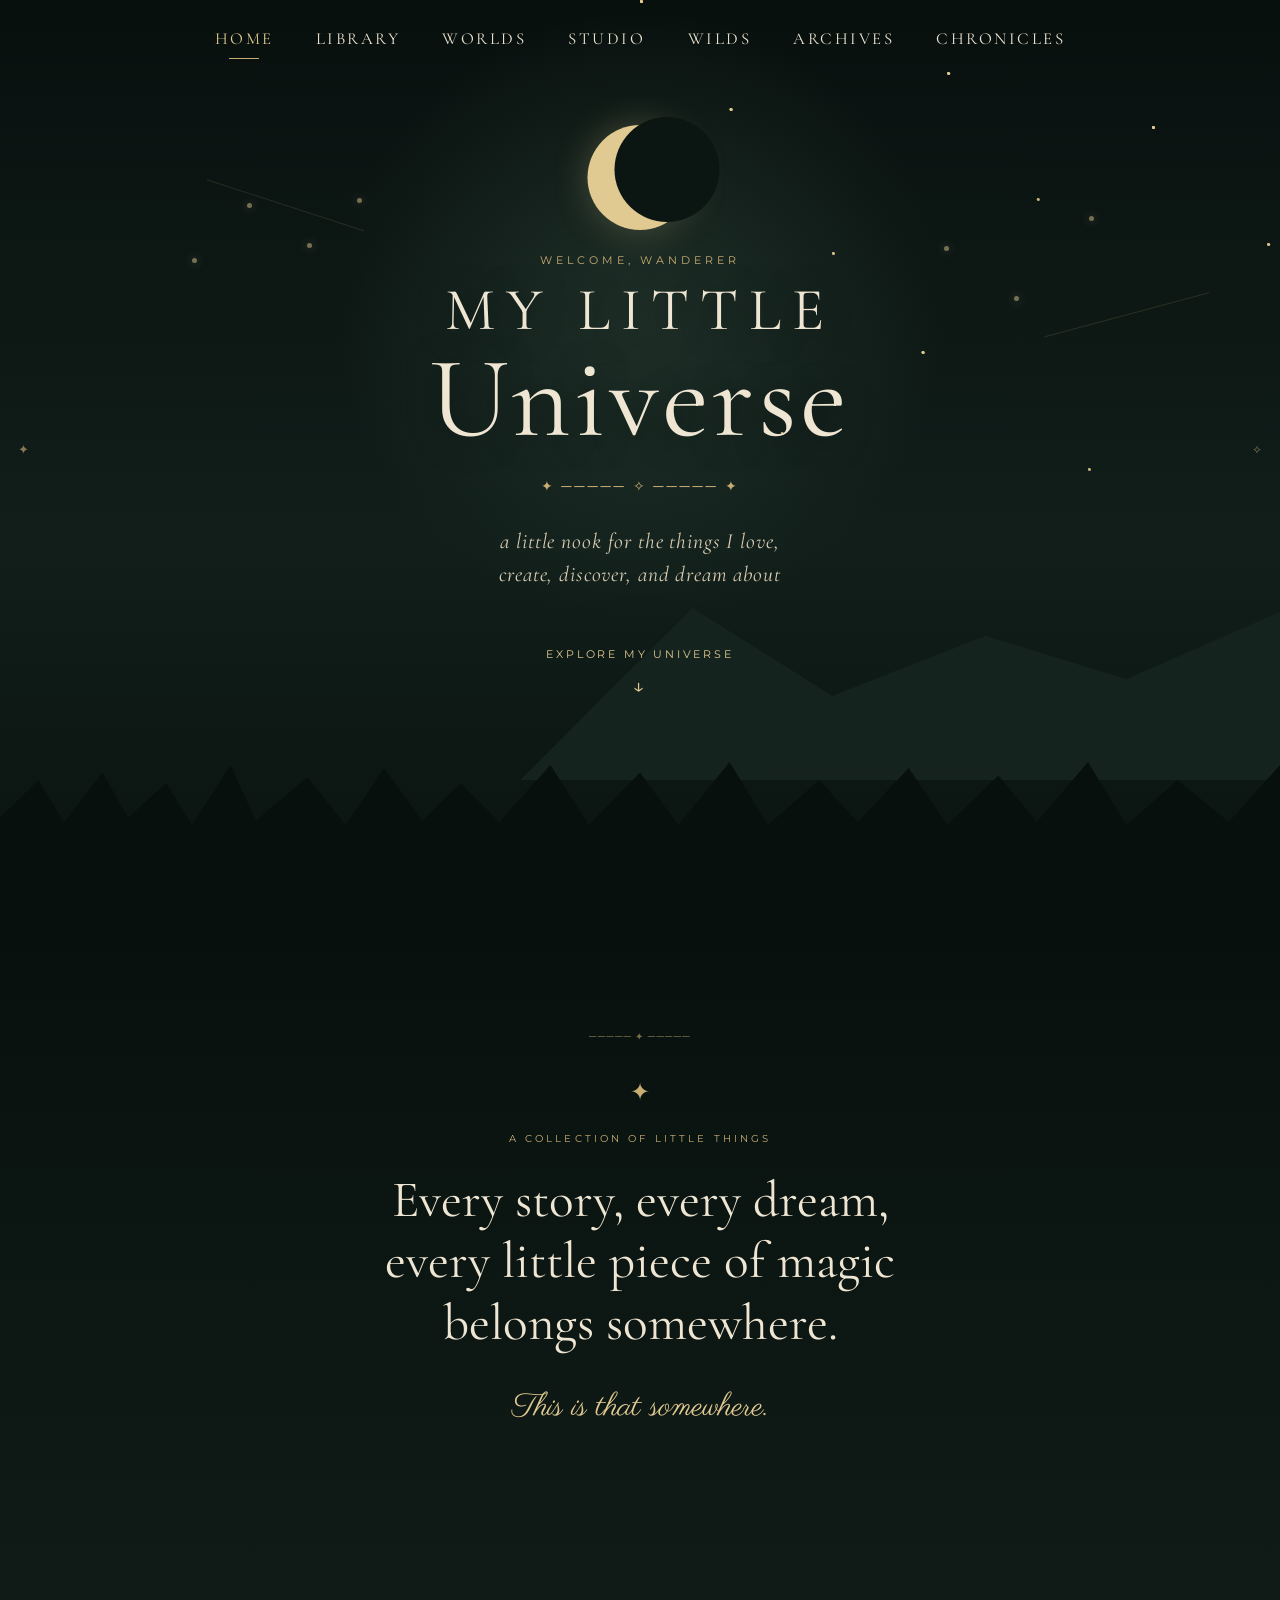
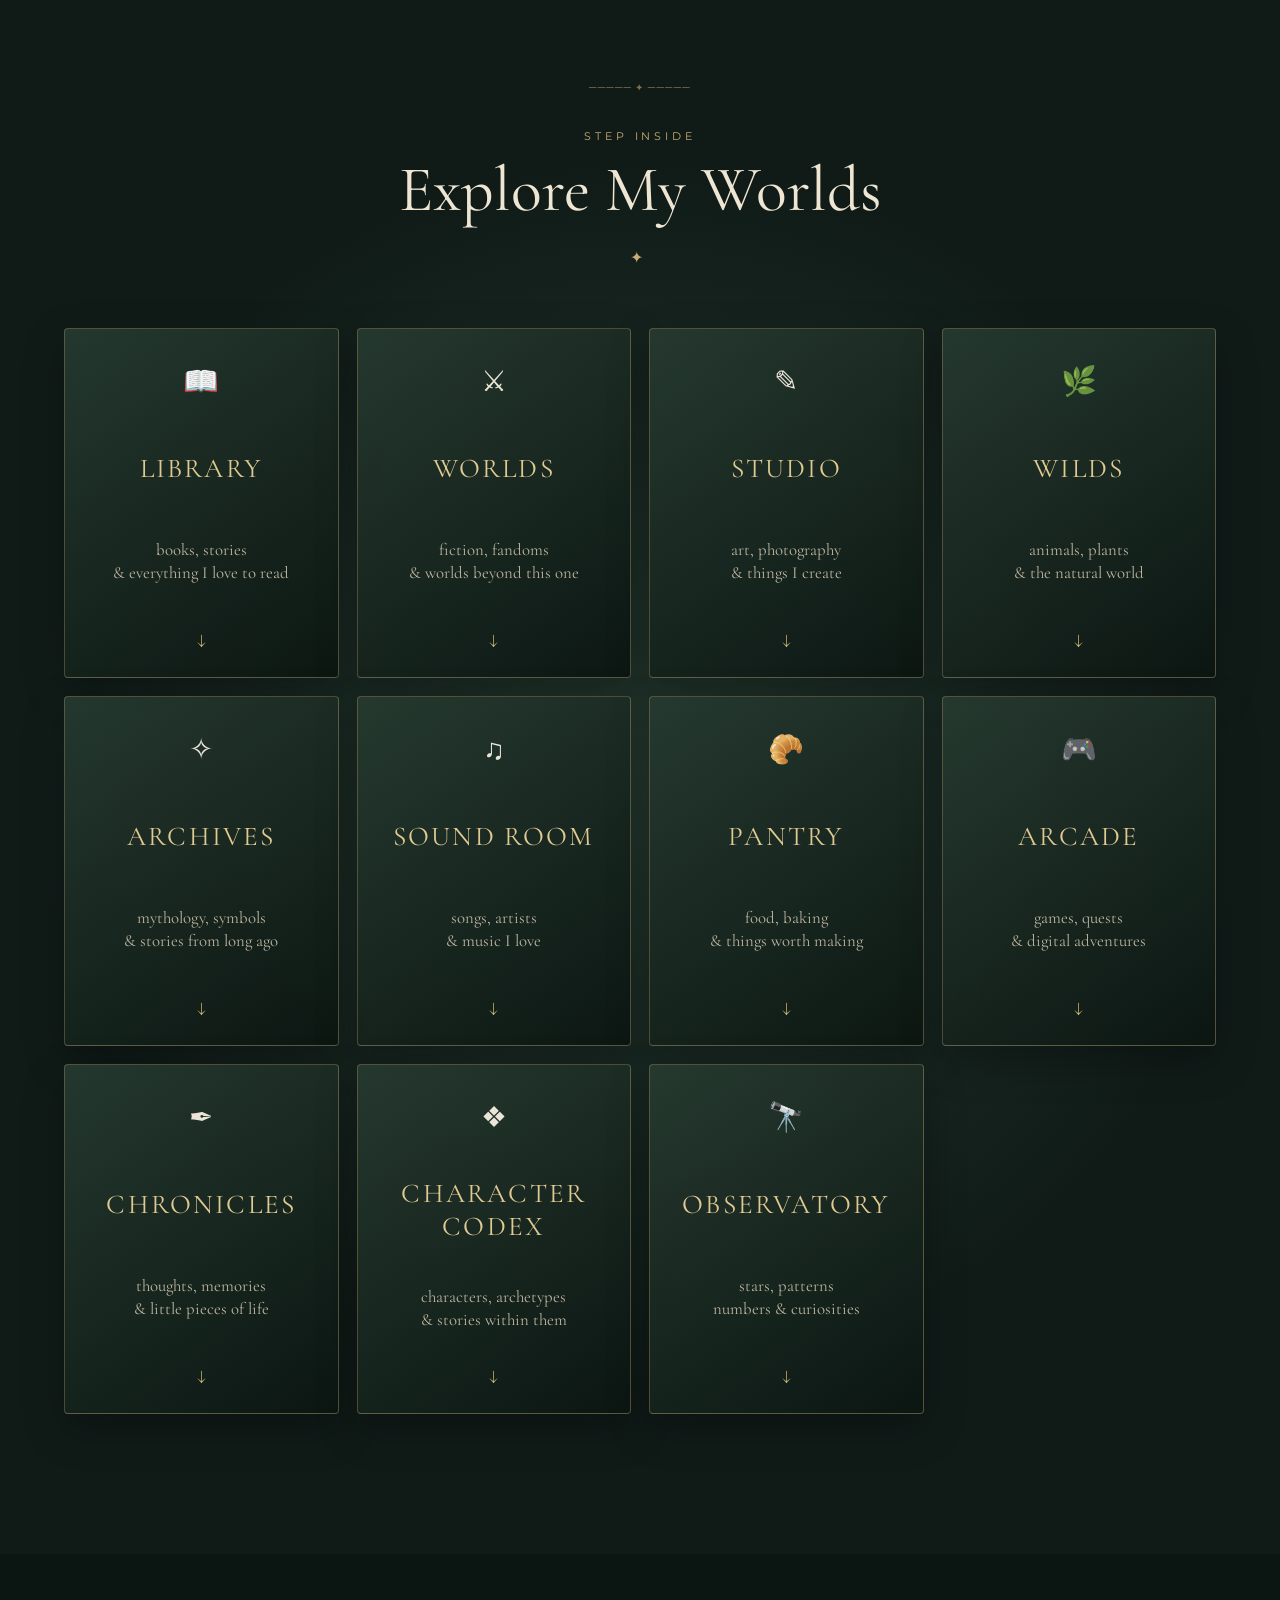
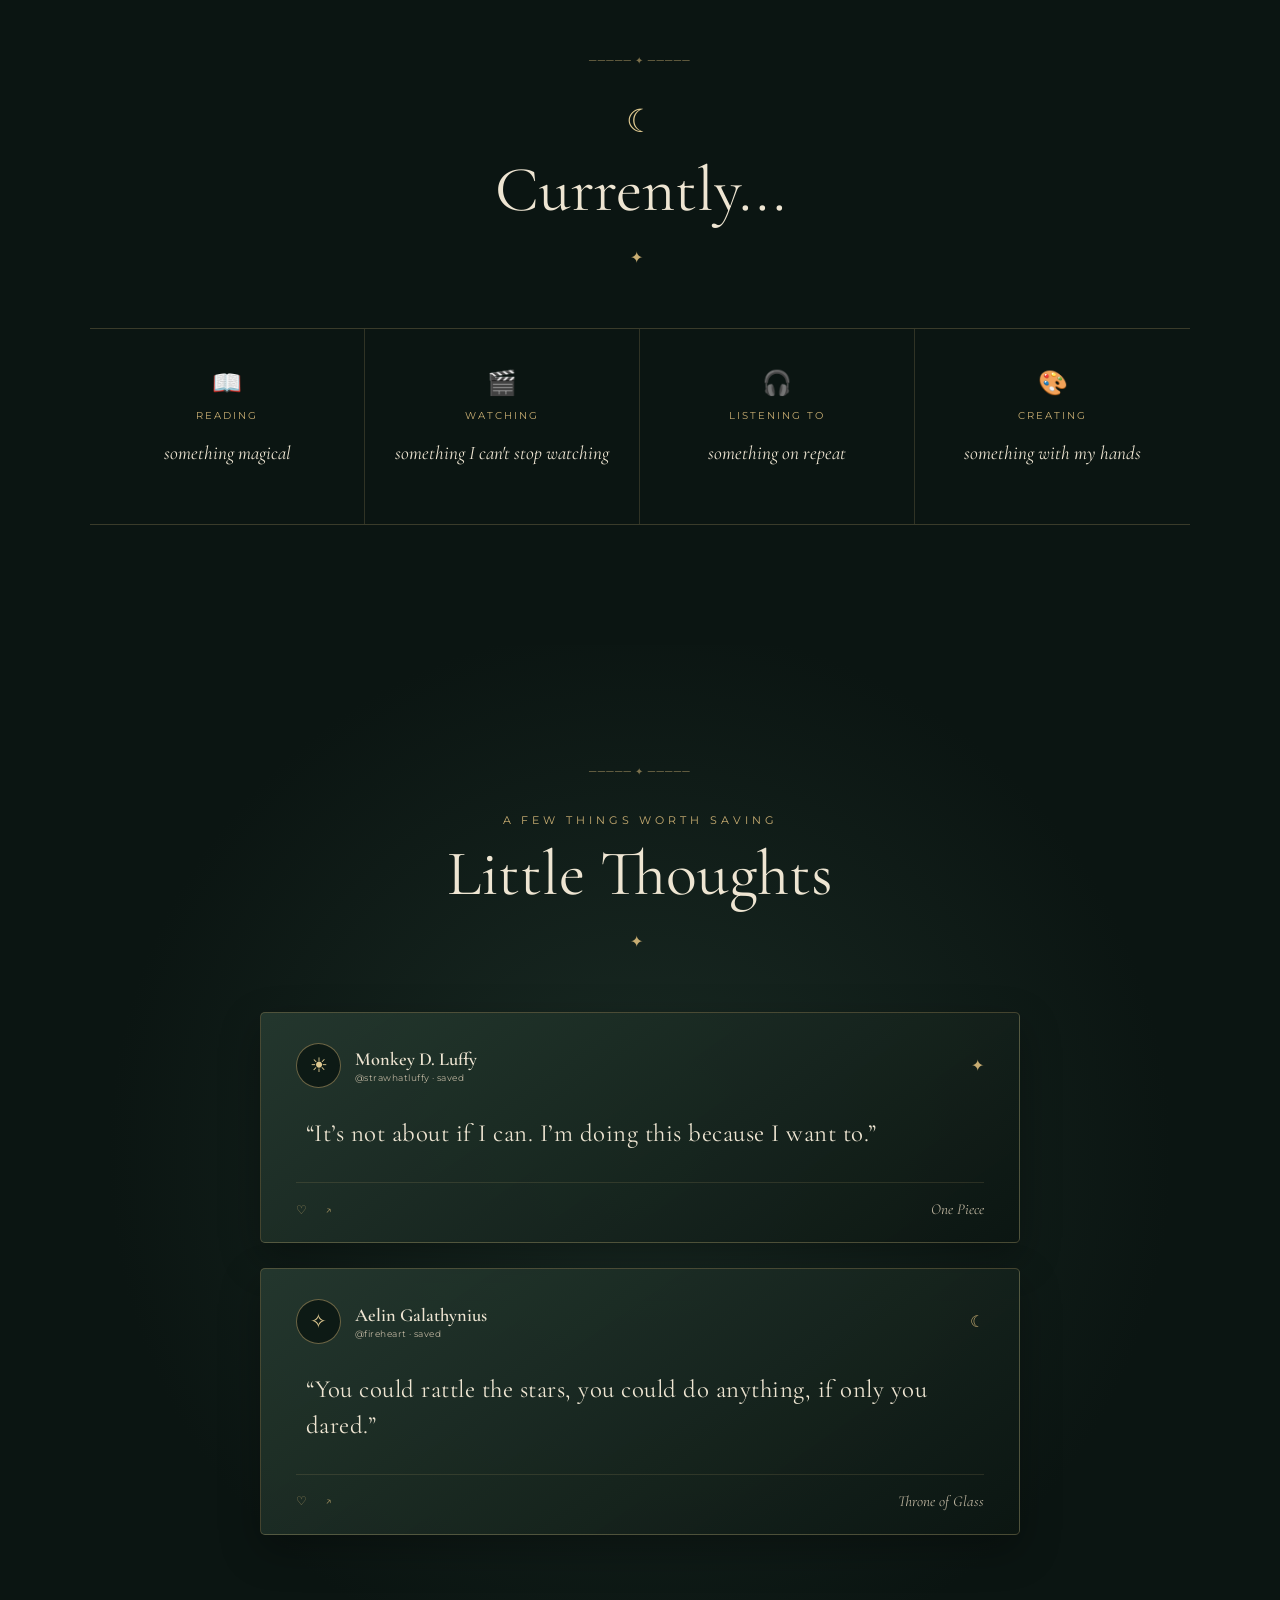
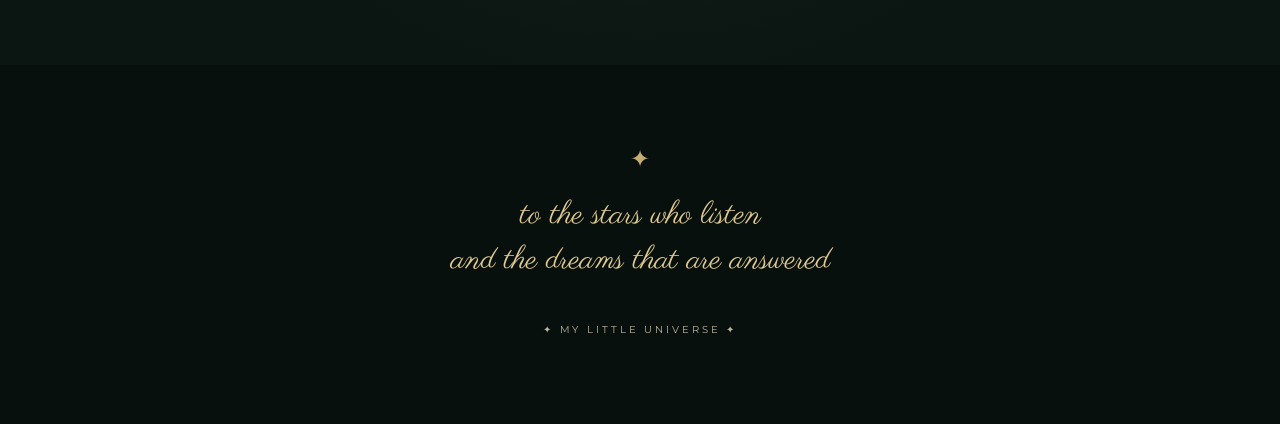
<file: index.html>
<!DOCTYPE html>
<html lang="en">
<head>
    <meta charset="UTF-8">
    <meta name="viewport" content="width=device-width, initial-scale=1.0">

    <title>My Little Universe</title>

    <link rel="stylesheet" href="style.css">

    <!-- Elegant serif fonts -->
    <link rel="preconnect" href="https://fonts.googleapis.com">
    <link rel="preconnect" href="https://fonts.gstatic.com" crossorigin>

    <link href="https://fonts.googleapis.com/css2?family=Cormorant+Garamond:wght@300;400;500;600;700&family=Montserrat:wght@300;400;500&family=Parisienne&display=swap" rel="stylesheet">
</head>

<body>

    <!-- =========================================
         NAVIGATION
         ========================================= -->

    <header class="site-header">

        <nav class="navigation">

            <a href="#home" class="nav-link active">Home</a>
            <a href="#library" class="nav-link">Library</a>
            <a href="#worlds" class="nav-link">Worlds</a>
            <a href="#studio" class="nav-link">Studio</a>
            <a href="#wilds" class="nav-link">Wilds</a>
            <a href="#archives" class="nav-link">Archives</a>
            <a href="#chronicles" class="nav-link">Chronicles</a>

        </nav>

    </header>


    <!-- =========================================
         HERO / ENTRANCE
         ========================================= -->

    <main>

        <section id="home" class="hero">

            <!-- Celestial decoration -->

            <div class="stars stars-one"></div>
            <div class="stars stars-two"></div>
            <div class="stars stars-three"></div>

            <div class="constellation constellation-one">

                <span></span>
                <span></span>
                <span></span>
                <span></span>

            </div>

            <div class="constellation constellation-two">

                <span></span>
                <span></span>
                <span></span>

            </div>


            <!-- Crescent Moon -->

            <div class="moon"></div>


            <!-- Main Title -->

            <div class="hero-content">

                <p class="eyebrow">WELCOME, WANDERER</p>

                <h1>
                    <span>My Little</span>
                    Universe
                </h1>

                <div class="ornament">
                    ✦ ───── ✧ ───── ✦
                </div>

                <p class="hero-subtitle">
                    a little nook for the things I love,<br>
                    create, discover, and dream about
                </p>

                <a href="#explore" class="explore-link">
                    Explore my universe
                    <span>↓</span>
                </a>

            </div>


            <!-- Mountains -->

            <div class="mountains"></div>

            <!-- Forest -->

            <div class="forest"></div>

        </section>


        <!-- =========================================
             INTRODUCTION
             ========================================= -->

        <section class="introduction">

            <div class="section-ornament">✦</div>

            <p class="intro-small">
                A COLLECTION OF LITTLE THINGS
            </p>

            <h2>
                Every story, every dream,<br>
                every little piece of magic<br>
                belongs somewhere.
            </h2>

            <p class="intro-script">
                This is that somewhere.
            </p>

        </section>


        <!-- =========================================
             WORLDS / MAIN SPACES
             ========================================= -->

        <section id="explore" class="worlds-section">

            <div class="section-heading">

                <p class="eyebrow">STEP INSIDE</p>

                <h2>Explore My Worlds</h2>

                <div class="heading-line">✦</div>

            </div>


            <div class="world-grid">


                <!-- =================================
                     LIBRARY
                     ================================= -->

                <a href="library/library.html" class="world-card">

                    <div class="card-icon">📖</div>

                    <h3>Library</h3>

                    <p>
                        books, stories<br>
                        & everything I love to read
                    </p>

                    <span class="card-arrow">↓</span>

                </a>


                <!-- =================================
                     WORLDS
                     ================================= -->

                <a href="#worlds" class="world-card">

                    <div class="card-icon">⚔</div>

                    <h3>Worlds</h3>

                    <p>
                        fiction, fandoms<br>
                        & worlds beyond this one
                    </p>

                    <span class="card-arrow">↓</span>

                </a>


                <!-- =================================
                     STUDIO
                     ================================= -->

                <a href="#studio" class="world-card">

                    <div class="card-icon">✎</div>

                    <h3>Studio</h3>

                    <p>
                        art, photography<br>
                        & things I create
                    </p>

                    <span class="card-arrow">↓</span>

                </a>


                <!-- =================================
                     WILDS
                     ================================= -->

                <a href="#wilds" class="world-card">

                    <div class="card-icon">🌿</div>

                    <h3>Wilds</h3>

                    <p>
                        animals, plants<br>
                        & the natural world
                    </p>

                    <span class="card-arrow">↓</span>

                </a>


                <!-- =================================
                     ARCHIVES
                     ================================= -->

                <a href="#archives" class="world-card">

                    <div class="card-icon">✧</div>

                    <h3>Archives</h3>

                    <p>
                        mythology, symbols<br>
                        & stories from long ago
                    </p>

                    <span class="card-arrow">↓</span>

                </a>


                <!-- =================================
                     SOUND ROOM
                     ================================= -->

                <a href="#sound-room" class="world-card">

                    <div class="card-icon">♫</div>

                    <h3>Sound Room</h3>

                    <p>
                        songs, artists<br>
                        & music I love
                    </p>

                    <span class="card-arrow">↓</span>

                </a>


                <!-- =================================
                     PANTRY
                     ================================= -->

                <a href="#pantry" class="world-card">

                    <div class="card-icon">🥐</div>

                    <h3>Pantry</h3>

                    <p>
                        food, baking<br>
                        & things worth making
                    </p>

                    <span class="card-arrow">↓</span>

                </a>


                <!-- =================================
                     ARCADE
                     ================================= -->

                <a href="#arcade" class="world-card">

                    <div class="card-icon">🎮</div>

                    <h3>Arcade</h3>

                    <p>
                        games, quests<br>
                        & digital adventures
                    </p>

                    <span class="card-arrow">↓</span>

                </a>


                <!-- =================================
                     CHRONICLES
                     ================================= -->

                <a href="#chronicles" class="world-card">

                    <div class="card-icon">✒</div>

                    <h3>Chronicles</h3>

                    <p>
                        thoughts, memories<br>
                        & little pieces of life
                    </p>

                    <span class="card-arrow">↓</span>

                </a>


                <!-- =================================
                     CHARACTER CODEX
                     ================================= -->

                <a href="#character-codex" class="world-card">

                    <div class="card-icon">❖</div>

                    <h3>Character Codex</h3>

                    <p>
                        characters, archetypes<br>
                        & stories within them
                    </p>

                    <span class="card-arrow">↓</span>

                </a>


                <!-- =================================
                     OBSERVATORY
                     ================================= -->

                <a href="#observatory" class="world-card">

                    <div class="card-icon">🔭</div>

                    <h3>Observatory</h3>

                    <p>
                        stars, patterns<br>
                        numbers & curiosities
                    </p>

                    <span class="card-arrow">↓</span>

                </a>


            </div>

        </section>


        <!-- =========================================
             CURRENTLY
             ========================================= -->

        <section class="currently-section">

            <div class="section-heading">

                <div class="tiny-moon">☾</div>

                <h2>Currently...</h2>

                <div class="heading-line">✦</div>

            </div>


            <div class="currently-grid">


                <div class="currently-card">

                    <span class="currently-icon">📖</span>

                    <p class="currently-label">
                        Reading
                    </p>

                    <p class="currently-content">
                        something magical
                    </p>

                </div>


                <div class="currently-card">

                    <span class="currently-icon">🎬</span>

                    <p class="currently-label">
                        Watching
                    </p>

                    <p class="currently-content">
                        something I can't stop watching
                    </p>

                </div>


                <div class="currently-card">

                    <span class="currently-icon">🎧</span>

                    <p class="currently-label">
                        Listening To
                    </p>

                    <p class="currently-content">
                        something on repeat
                    </p>

                </div>


                <div class="currently-card">

                    <span class="currently-icon">🎨</span>

                    <p class="currently-label">
                        Creating
                    </p>

                    <p class="currently-content">
                        something with my hands
                    </p>

                </div>


            </div>

        </section>


        <!-- =========================================
             LITTLE THOUGHTS / TWEETS
             ========================================= -->

        <section class="thoughts-section">

            <div class="section-heading">

                <p class="eyebrow">
                    A FEW THINGS WORTH SAVING
                </p>

                <h2>Little Thoughts</h2>

                <div class="heading-line">✦</div>

            </div>


            <div class="thoughts-feed">


                <!-- LUFFY -->

                <article class="tweet-card">

                    <div class="tweet-header">

                        <div class="tweet-avatar">
                            ☀
                        </div>

                        <div class="tweet-user">

                            <strong>
                                Monkey D. Luffy
                            </strong>

                            <span>
                                @strawhatluffy · saved
                            </span>

                        </div>

                        <div class="tweet-mark">
                            ✦
                        </div>

                    </div>


                    <p class="tweet-text">
                        “It’s not about if I can.
                        I’m doing this because I want to.”
                    </p>


                    <div class="tweet-footer">

                        <span>♡</span>
                        <span>↗</span>

                        <em>
                            One Piece
                        </em>

                    </div>

                </article>


                <!-- AELIN -->

                <article class="tweet-card">

                    <div class="tweet-header">

                        <div class="tweet-avatar">
                            ✧
                        </div>

                        <div class="tweet-user">

                            <strong>
                                Aelin Galathynius
                            </strong>

                            <span>
                                @fireheart · saved
                            </span>

                        </div>

                        <div class="tweet-mark">
                            ☾
                        </div>

                    </div>


                    <p class="tweet-text">
                        “You could rattle the stars,
                        you could do anything,
                        if only you dared.”
                    </p>


                    <div class="tweet-footer">

                        <span>♡</span>
                        <span>↗</span>

                        <em>
                            Throne of Glass
                        </em>

                    </div>

                </article>


            </div>

        </section>


        <!-- =========================================
             FOOTER
             ========================================= -->

        <footer class="site-footer">

            <div class="footer-ornament">
                ✦
            </div>

            <p class="footer-script">
                to the stars who listen<br>
                and the dreams that are answered
            </p>

            <p class="footer-small">
                ✦ my little universe ✦
            </p>

        </footer>


    </main>

</body>
</html>
</file>
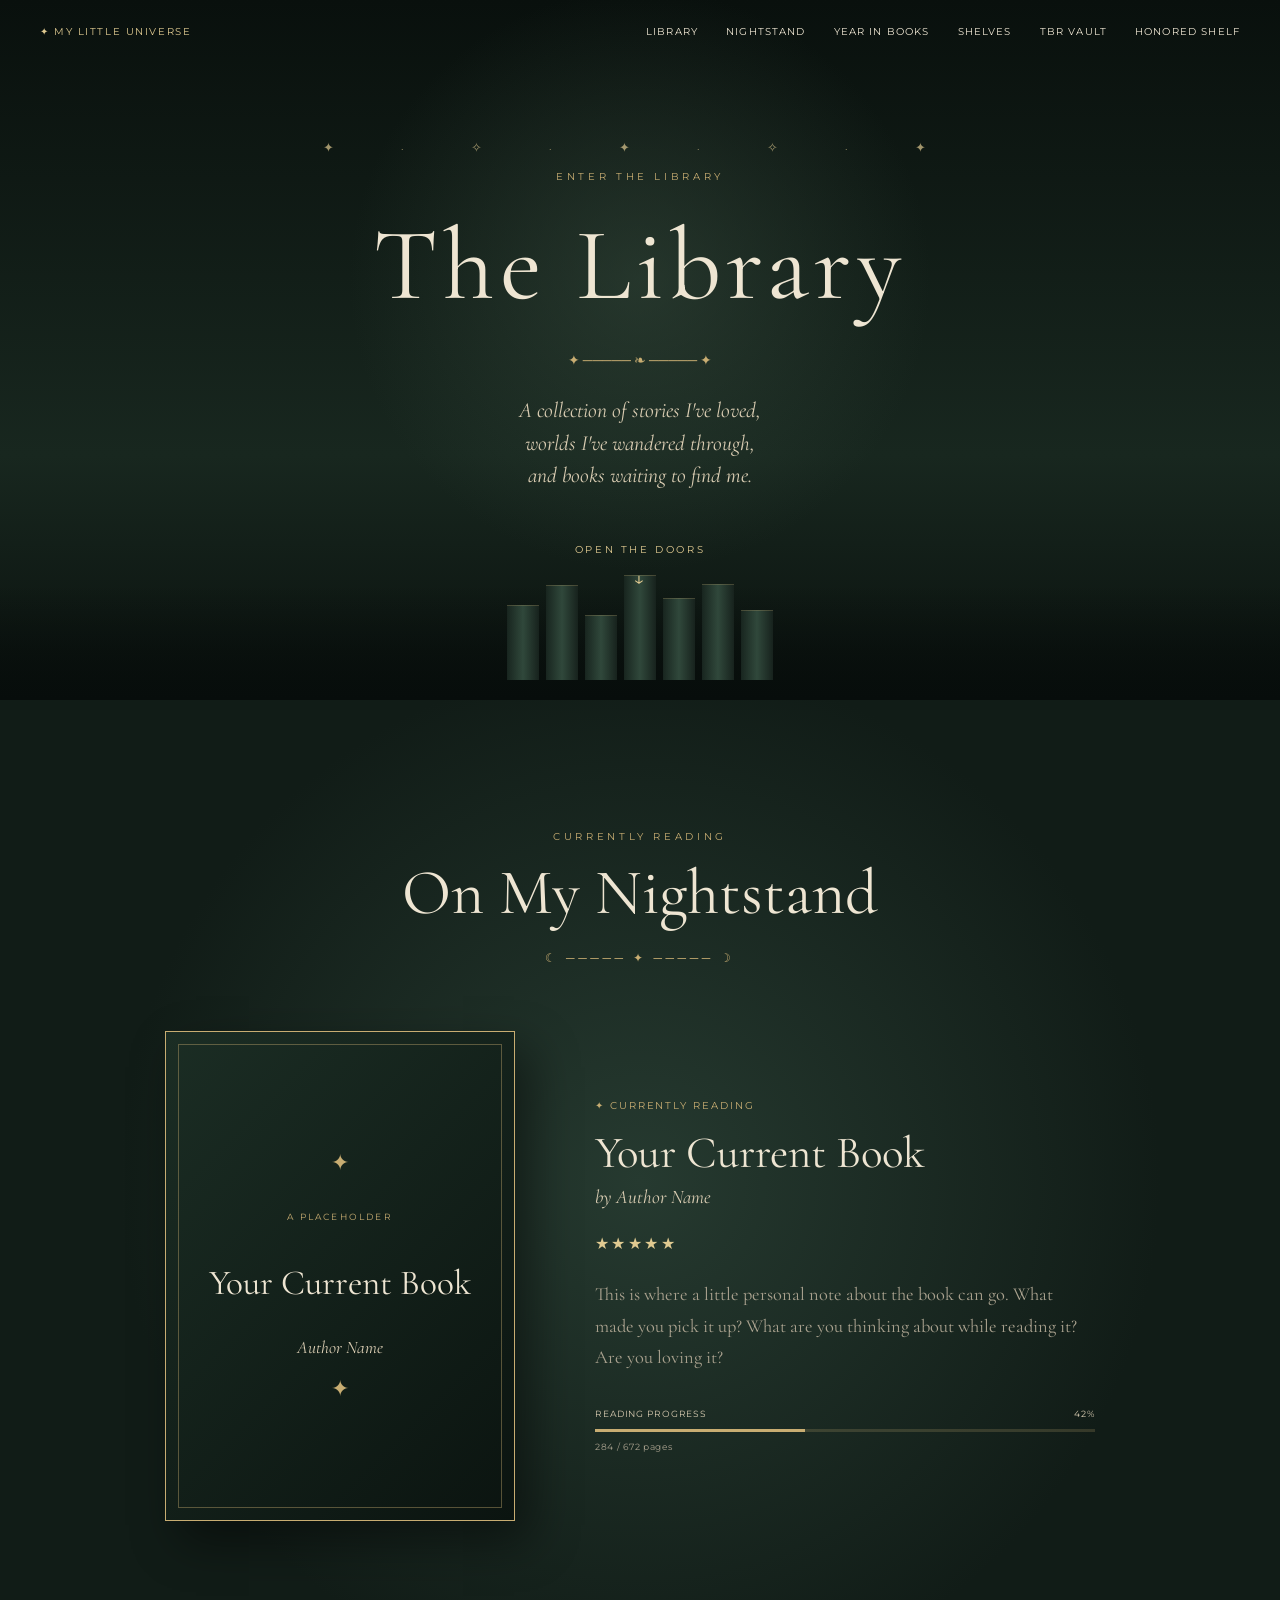
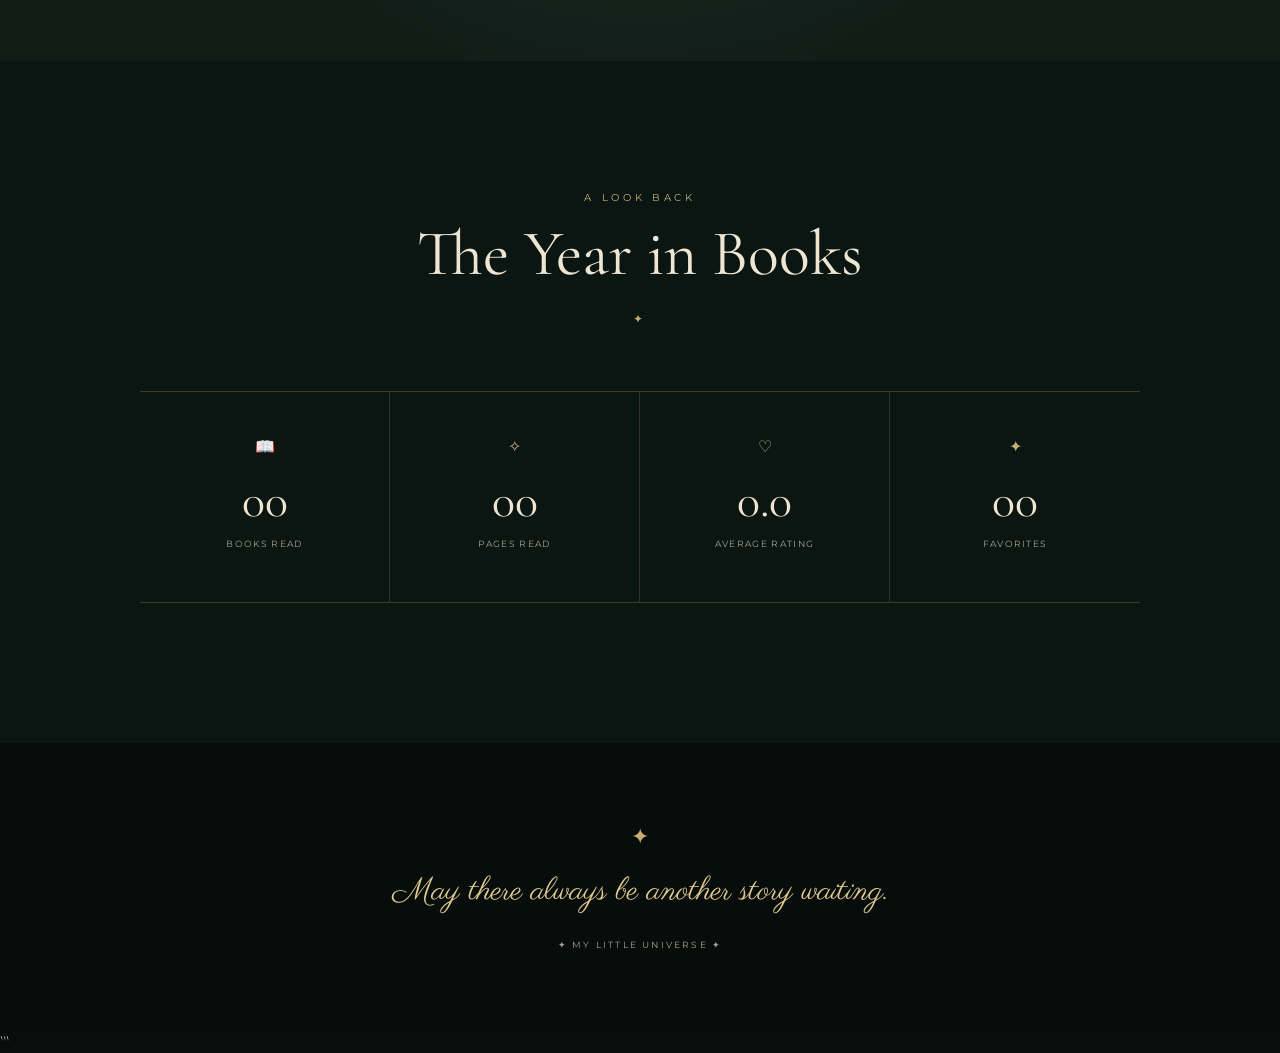
<file: library/library.html>
<!DOCTYPE html>
<html lang="en">

<head>

    <meta charset="UTF-8">

    <meta name="viewport" content="width=device-width, initial-scale=1.0">

    <title>Library | My Little Universe</title>

    <link rel="stylesheet" href="library.css">

    <!-- Fonts -->
    <link rel="preconnect" href="https://fonts.googleapis.com">
    <link rel="preconnect" href="https://fonts.gstatic.com" crossorigin>

    <link href="https://fonts.googleapis.com/css2?family=Cormorant+Garamond:wght@300;400;500;600;700&family=Montserrat:wght@300;400;500&family=Parisienne&display=swap" rel="stylesheet">

</head>


<body>


    <!-- =========================================
         LIBRARY NAVIGATION
         ========================================= -->

    <header class="library-header">

        <a href="../index.html" class="back-home">
            ✦ My Little Universe
        </a>


        <nav class="library-navigation">

            <a href="#library-home">Library</a>

            <a href="#nightstand">Nightstand</a>

            <a href="#year-in-books">Year in Books</a>

            <a href="#shelves">Shelves</a>

            <a href="#tbr">TBR Vault</a>

            <a href="#favorites">Honored Shelf</a>

        </nav>

    </header>



    <main>


        <!-- =========================================
             LIBRARY ENTRANCE
             ========================================= -->

        <section id="library-home" class="library-hero">


            <div class="library-stars"></div>


            <div class="library-hero-content">

                <p class="library-eyebrow">
                    ENTER THE LIBRARY
                </p>


                <h1>
                    The Library
                </h1>


                <div class="library-ornament">
                    ✦ ───── ❧ ───── ✦
                </div>


                <p class="library-subtitle">

                    A collection of stories I've loved,<br>
                    worlds I've wandered through,<br>
                    and books waiting to find me.

                </p>


                <a href="#nightstand" class="library-enter">

                    Open the doors

                    <span>↓</span>

                </a>

            </div>


            <div class="library-bookshelf-decoration">

                <span></span>
                <span></span>
                <span></span>
                <span></span>
                <span></span>
                <span></span>
                <span></span>

            </div>


        </section>



        <!-- =========================================
             ON MY NIGHTSTAND
             ========================================= -->

        <section id="nightstand" class="nightstand-section">


            <div class="library-section-heading">

                <p class="library-eyebrow">
                    CURRENTLY READING
                </p>

                <h2>
                    On My Nightstand
                </h2>

                <div class="library-divider">
                    ☾ ───── ✦ ───── ☽
                </div>

            </div>



            <div class="nightstand-book">


                <!-- BOOK COVER -->

                <div class="book-cover">

                    <div class="book-cover-inner">

                        <span class="book-cover-symbol">
                            ✦
                        </span>


                        <p class="book-cover-series">
                            A PLACEHOLDER
                        </p>


                        <h3>
                            Your Current Book
                        </h3>


                        <p class="book-cover-author">
                            Author Name
                        </p>


                        <span class="book-cover-symbol">
                            ✦
                        </span>

                    </div>

                </div>



                <!-- BOOK INFORMATION -->

                <div class="nightstand-info">


                    <p class="book-status">
                        ✦ CURRENTLY READING
                    </p>


                    <h3>
                        Your Current Book
                    </h3>


                    <p class="book-author">
                        by Author Name
                    </p>


                    <div class="book-rating">
                        ★★★★★
                    </div>


                    <p class="nightstand-note">

                        This is where a little personal note
                        about the book can go. What made you
                        pick it up? What are you thinking about
                        while reading it? Are you loving it?

                    </p>


                    <div class="reading-progress">

                        <div class="progress-heading">

                            <span>
                                Reading Progress
                            </span>

                            <span>
                                42%
                            </span>

                        </div>


                        <div class="progress-bar">

                            <div class="progress-fill"></div>

                        </div>

                    </div>


                    <p class="book-meta">

                        284 / 672 pages

                    </p>


                </div>


            </div>


        </section>



        <!-- =========================================
             YEAR IN BOOKS
             ========================================= -->

        <section id="year-in-books" class="year-section">


            <div class="library-section-heading">

                <p class="library-eyebrow">
                    A LOOK BACK
                </p>

                <h2>
                    The Year in Books
                </h2>

                <div class="library-divider">
                    ✦
                </div>

            </div>


            <div class="stats-grid">


                <div class="stat-card">

                    <span class="stat-symbol">
                        📖
                    </span>

                    <strong>
                        00
                    </strong>

                    <p>
                        Books Read
                    </p>

                </div>


                <div class="stat-card">

                    <span class="stat-symbol">
                        ✧
                    </span>

                    <strong>
                        00
                    </strong>

                    <p>
                        Pages Read
                    </p>

                </div>


                <div class="stat-card">

                    <span class="stat-symbol">
                        ♡
                    </span>

                    <strong>
                        0.0
                    </strong>

                    <p>
                        Average Rating
                    </p>

                </div>


                <div class="stat-card">

                    <span class="stat-symbol">
                        ✦
                    </span>

                    <strong>
                        00
                    </strong>

                    <p>
                        Favorites
                    </p>

                </div>


            </div>


        </section>



        <!-- =========================================
             FOOTER
             ========================================= -->

        <footer class="library-footer">

            <div>
                ✦
            </div>

            <p>
                May there always be another story waiting.
            </p>

            <span>
                ✦ my little universe ✦
            </span>

        </footer>


    </main>


</body>

</html>
```
</file>
<file: style.css>
/* ==================================================
   MY LITTLE UNIVERSE
   Celestial Journal Homepage
   ================================================== */


/* ==================================================
   ROOT COLORS
   ================================================== */

:root {

    --night: #101b18;
    --deep-night: #09110f;

    --forest: #1c3029;
    --forest-light: #30483d;

    --gold: #c8ad72;
    --gold-light: #e0ca91;

    --cream: #eee5d2;
    --parchment: #d9ccb2;

    --text-light: #eee7d8;
    --text-muted: #bdb49f;

    --shadow: rgba(0, 0, 0, 0.45);
}


/* ==================================================
   BASIC RESET
   ================================================== */

* {
    box-sizing: border-box;
}

html {
    scroll-behavior: smooth;
}

body {

    margin: 0;

    background:
        radial-gradient(
            circle at 50% 20%,
            #1b2b26 0%,
            var(--night) 45%,
            var(--deep-night) 100%
        );

    color: var(--text-light);

    font-family:
        "Cormorant Garamond",
        Georgia,
        serif;

    overflow-x: hidden;
}


/* ==================================================
   NAVIGATION
   ================================================== */

.site-header {

    position: absolute;

    top: 0;
    left: 0;

    width: 100%;

    z-index: 100;

    padding: 28px 40px;
}


.navigation {

    display: flex;

    justify-content: center;

    align-items: center;

    gap: 42px;

}


.nav-link {

    position: relative;

    color: var(--cream);

    text-decoration: none;

    font-family:
        "Cormorant Garamond",
        serif;

    font-size: 1.05rem;

    letter-spacing: 0.15em;

    text-transform: uppercase;

    transition:
        color 0.3s ease,
        transform 0.3s ease;

}


.nav-link::after {

    content: "";

    position: absolute;

    left: 50%;

    bottom: -10px;

    width: 0;

    height: 1px;

    background: var(--gold);

    transform: translateX(-50%);

    transition: width 0.3s ease;

}


.nav-link:hover,
.nav-link.active {

    color: var(--gold-light);

}


.nav-link:hover::after,
.nav-link.active::after {

    width: 30px;

}


/* ==================================================
   HERO
   ================================================== */

.hero {

    position: relative;

    min-height: 850px;

    height: 100vh;

    max-height: 1000px;

    display: flex;

    justify-content: center;

    align-items: center;

    text-align: center;

    overflow: hidden;

    background:

        radial-gradient(
            circle at 50% 35%,
            rgba(53, 76, 64, 0.45),
            transparent 35%
        ),

        linear-gradient(
            to bottom,
            #08100e 0%,
            #111e1a 60%,
            #0a1411 100%
        );

}


/* ==================================================
   STARS
   ================================================== */

.stars {

    position: absolute;

    inset: 0;

    pointer-events: none;

}


.stars::before,
.stars::after {

    content: "";

    position: absolute;

    width: 3px;

    height: 3px;

    background: var(--gold-light);

    border-radius: 50%;

    box-shadow:

        7vw 12vh 0 0 rgba(224,202,145,.8),
        15vw 28vh 0 0 rgba(224,202,145,.5),
        24vw 8vh 0 0 rgba(224,202,145,.7),
        31vw 22vh 0 0 rgba(224,202,145,.4),
        40vw 14vh 0 0 rgba(224,202,145,.8),
        49vw 27vh 0 0 rgba(224,202,145,.6),
        58vw 10vh 0 0 rgba(224,202,145,.5),
        67vw 24vh 0 0 rgba(224,202,145,.8),
        76vw 13vh 0 0 rgba(224,202,145,.5),
        86vw 30vh 0 0 rgba(224,202,145,.7),
        94vw 11vh 0 0 rgba(224,202,145,.6),

        11vw 48vh 0 0 rgba(224,202,145,.5),
        22vw 39vh 0 0 rgba(224,202,145,.7),
        35vw 52vh 0 0 rgba(224,202,145,.4),
        62vw 45vh 0 0 rgba(224,202,145,.6),
        73vw 52vh 0 0 rgba(224,202,145,.5),
        88vw 43vh 0 0 rgba(224,202,145,.8);

    animation: twinkle 5s infinite alternate;

}


.stars::after {

    width: 2px;
    height: 2px;

    opacity: 0.6;

    animation-delay: 2s;

}


@keyframes twinkle {

    from {
        opacity: 0.35;
    }

    to {
        opacity: 1;
    }

}


/* ==================================================
   CONSTELLATIONS
   ================================================== */

.constellation {

    position: absolute;

    opacity: 0.5;

}


.constellation span {

    display: block;

    position: absolute;

    width: 5px;

    height: 5px;

    background: var(--gold-light);

    border-radius: 50%;

    box-shadow: 0 0 10px rgba(224,202,145,.7);

}


.constellation-one {

    top: 22%;
    left: 15%;

    width: 170px;
    height: 120px;

}


.constellation-one span:nth-child(1) {
    left: 0;
    top: 60px;
}

.constellation-one span:nth-child(2) {
    left: 55px;
    top: 5px;
}

.constellation-one span:nth-child(3) {
    left: 115px;
    top: 45px;
}

.constellation-one span:nth-child(4) {
    left: 165px;
    top: 0;
}


.constellation-one::before {

    content: "";

    position: absolute;

    top: 5px;
    left: 0;

    width: 165px;
    height: 70px;

    border-top: 1px solid rgba(200,173,114,.3);

    transform: rotate(18deg);

}


.constellation-two {

    top: 24%;
    right: 13%;

    width: 170px;
    height: 120px;

}


.constellation-two span:nth-child(1) {
    left: 0;
    top: 30px;
}

.constellation-two span:nth-child(2) {
    left: 70px;
    top: 80px;
}

.constellation-two span:nth-child(3) {
    left: 145px;
    top: 0;
}


.constellation-two::before {

    content: "";

    position: absolute;

    width: 170px;

    height: 100px;

    border-bottom: 1px solid rgba(200,173,114,.3);

    transform: rotate(-15deg);

}


/* ==================================================
   MOON
   ================================================== */

.moon {

    position: absolute;

    top: 125px;

    left: 50%;

    width: 105px;

    height: 105px;

    transform: translateX(-50%);

    border-radius: 50%;

    background: var(--gold-light);

    box-shadow:
        0 0 35px rgba(224,202,145,.25);

}


.moon::after {

    content: "";

    position: absolute;

    top: -8px;

    left: 27px;

    width: 105px;

    height: 105px;

    border-radius: 50%;

    background: #0b1512;

}


/* ==================================================
   HERO CONTENT
   ================================================== */

.hero-content {

    position: relative;

    z-index: 10;

    margin-top: 40px;

}


.eyebrow {

    margin-bottom: 18px;

    color: var(--gold);

    font-family:
        "Montserrat",
        sans-serif;

    font-size: 0.7rem;

    letter-spacing: 0.35em;

    text-transform: uppercase;

}


.hero h1 {

    margin: 0;

    color: var(--cream);

    font-size: clamp(4rem, 9vw, 8rem);

    font-weight: 400;

    line-height: 0.85;

    letter-spacing: 0.03em;

    text-shadow:
        0 4px 30px rgba(0,0,0,.5);

}


.hero h1 span {

    display: block;

    font-size: 0.52em;

    letter-spacing: 0.18em;

    text-transform: uppercase;

    margin-bottom: 14px;

}


.ornament {

    margin: 30px 0;

    color: var(--gold);

    font-size: 0.9rem;

    letter-spacing: 0.2em;

}


.hero-subtitle {

    color: var(--parchment);

    font-family:
        "Cormorant Garamond",
        serif;

    font-size: 1.35rem;

    font-style: italic;

    line-height: 1.5;

    letter-spacing: 0.04em;

}


.explore-link {

    display: inline-flex;

    flex-direction: column;

    align-items: center;

    gap: 12px;

    margin-top: 35px;

    color: var(--gold-light);

    text-decoration: none;

    font-family:
        "Montserrat",
        sans-serif;

    font-size: 0.7rem;

    letter-spacing: 0.25em;

    text-transform: uppercase;

}


.explore-link span {

    font-size: 1.3rem;

    transition: transform 0.3s ease;

}


.explore-link:hover span {

    transform: translateY(6px);

}


/* ==================================================
   MOUNTAINS
   ================================================== */

.mountains {

    position: absolute;

    bottom: 120px;

    left: 0;

    width: 100%;

    height: 240px;

    background:

        linear-gradient(
            135deg,
            transparent 50%,
            #16241f 50%
        );

    clip-path:
        polygon(
            0 70%,
            10% 48%,
            20% 65%,
            31% 35%,
            42% 63%,
            54% 28%,
            65% 65%,
            77% 40%,
            88% 58%,
            100% 30%,
            100% 100%,
            0 100%
        );

    opacity: 0.9;

}


/* ==================================================
   FOREST
   ================================================== */

.forest {

    position: absolute;

    bottom: 0;

    left: 0;

    width: 100%;

    height: 150px;

    background: #07100d;

    clip-path:
        polygon(
            0 45%,
            3% 20%,
            5% 48%,
            8% 15%,
            10% 45%,
            13% 22%,
            15% 50%,
            18% 10%,
            20% 47%,
            24% 18%,
            27% 50%,
            30% 12%,
            33% 47%,
            36% 22%,
            39% 48%,
            43% 10%,
            46% 50%,
            50% 15%,
            53% 50%,
            57% 8%,
            60% 50%,
            64% 20%,
            67% 48%,
            71% 12%,
            74% 50%,
            78% 17%,
            81% 48%,
            85% 8%,
            88% 50%,
            92% 20%,
            96% 48%,
            100% 10%,
            100% 100%,
            0 100%
        );

}


/* ==================================================
   INTRODUCTION
   ================================================== */

.introduction {

    padding: 130px 25px 120px;

    text-align: center;

    background:
        linear-gradient(
            to bottom,
            #07100d,
            #101b18
        );

}


.section-ornament {

    color: var(--gold);

    font-size: 1.5rem;

    margin-bottom: 25px;

}


.intro-small {

    color: var(--gold);

    font-family:
        "Montserrat",
        sans-serif;

    font-size: 0.65rem;

    letter-spacing: 0.3em;

}


.introduction h2 {

    max-width: 700px;

    margin: 25px auto;

    color: var(--cream);

    font-size: clamp(2rem, 4vw, 3.2rem);

    font-weight: 400;

    line-height: 1.2;

}


.intro-script {

    color: var(--gold-light);

    font-family:
        "Parisienne",
        cursive;

    font-size: 2rem;

}


/* ==================================================
   WORLDS SECTION
   ================================================== */

.worlds-section {

    padding: 100px 5% 140px;

    background:
        radial-gradient(
            circle at center,
            #24382f,
            #101b18 60%
        );

}


.section-heading {

    text-align: center;

    margin-bottom: 60px;

}


.section-heading .eyebrow {

    margin-bottom: 8px;

}


.section-heading h2 {

    margin: 0;

    color: var(--cream);

    font-size: clamp(2.5rem, 5vw, 4rem);

    font-weight: 400;

}


.heading-line {

    margin-top: 20px;

    color: var(--gold);

    letter-spacing: 0.5em;

}


/* ==================================================
   WORLD CARDS
   ================================================== */

.world-grid {

    display: grid;

    /* 11 worlds = 4 + 4 + 3 */

    grid-template-columns:
        repeat(4, 1fr);

    gap: 18px;

    max-width: 1250px;

    margin: auto;

}


.world-card {

    min-height: 350px;

    padding: 35px 18px 25px;

    display: flex;

    flex-direction: column;

    justify-content: space-between;

    align-items: center;

    text-align: center;

    text-decoration: none;

    color: var(--cream);

    background:

        linear-gradient(
            145deg,
            rgba(38,58,48,.95),
            rgba(12,22,18,.95)
        );

    border:

        1px solid rgba(200,173,114,.35);

    border-radius: 4px;

    box-shadow:
        0 15px 40px rgba(0,0,0,.3);

    transition:

        transform .4s ease,
        border-color .4s ease,
        box-shadow .4s ease;

}


.world-card:hover {

    transform: translateY(-10px);

    border-color: var(--gold);

    box-shadow:
        0 20px 50px rgba(0,0,0,.5),
        0 0 25px rgba(200,173,114,.08);

}


.card-icon {

    font-size: 1.8rem;

    filter: grayscale(30%);

}


.world-card h3 {

    margin: 10px 0;

    color: var(--gold-light);

    font-size: 1.7rem;

    font-weight: 400;

    letter-spacing: 0.08em;

    text-transform: uppercase;

}


.world-card p {

    margin: 0;

    color: var(--text-muted);

    font-size: 1.05rem;

    line-height: 1.4;

}


.card-arrow {

    color: var(--gold);

    font-size: 1.3rem;

}


/* ==================================================
   CURRENTLY
   ================================================== */

.currently-section {

    padding: 100px 5% 120px;

    background: #0b1512;

}


.tiny-moon {

    color: var(--gold-light);

    font-size: 2rem;

    margin-bottom: 10px;

}


.currently-grid {

    display: grid;

    grid-template-columns:
        repeat(4, 1fr);

    max-width: 1100px;

    margin: auto;

    border-top:
        1px solid rgba(200,173,114,.25);

    border-bottom:
        1px solid rgba(200,173,114,.25);

}


.currently-card {

    padding: 40px 25px;

    text-align: center;

    border-right:
        1px solid rgba(200,173,114,.2);

}


.currently-card:last-child {

    border-right: none;

}


.currently-icon {

    font-size: 1.5rem;

}


.currently-label {

    color: var(--gold);

    font-family:
        "Montserrat",
        sans-serif;

    font-size: 0.65rem;

    letter-spacing: 0.2em;

    text-transform: uppercase;

}


.currently-content {

    color: var(--cream);

    font-size: 1.2rem;

    font-style: italic;

}


/* ==================================================
   FOOTER
   ================================================== */

.site-footer {

    padding: 80px 25px;

    text-align: center;

    background: #07100d;

}


.footer-ornament {

    color: var(--gold);

    font-size: 1.5rem;

}


.footer-script {

    margin: 20px 0;

    color: var(--gold-light);

    font-family:
        "Parisienne",
        cursive;

    font-size: 2rem;

    line-height: 1.4;

}


.footer-small {

    margin-top: 40px;

    color: var(--text-muted);

    font-family:
        "Montserrat",
        sans-serif;

    font-size: 0.6rem;

    letter-spacing: 0.3em;

    text-transform: uppercase;

}


/* ==================================================
   TABLET
   ================================================== */

@media (max-width: 1000px) {

    .navigation {

        gap: 20px;

    }


    .nav-link {

        font-size: 0.8rem;

    }


    .world-grid {

        grid-template-columns:
            repeat(3, 1fr);

    }

}


/* ==================================================
   MOBILE
   ================================================== */

@media (max-width: 700px) {

    .site-header {

        padding: 20px 15px;

    }


    .navigation {

        gap: 12px;

        flex-wrap: wrap;

    }


    .nav-link {

        font-size: 0.65rem;

        letter-spacing: 0.1em;

    }


    .hero {

        min-height: 750px;

    }


    .moon {

        top: 110px;

        width: 75px;

        height: 75px;

    }


    .moon::after {

        width: 75px;

        height: 75px;

        left: 20px;

    }


    .hero-content {

        padding: 0 20px;

    }


    .hero h1 {

        font-size: 4rem;

    }


    .hero-subtitle {

        font-size: 1.1rem;

    }


    .constellation {

        display: none;

    }


    .world-grid {

        grid-template-columns:
            repeat(2, 1fr);

    }


    .world-card {

        min-height: 280px;

        padding: 25px 12px;

    }


    .world-card h3 {

        font-size: 1.3rem;

    }


    .world-card p {

        font-size: .9rem;

    }


    .currently-grid {

        grid-template-columns:
            repeat(2, 1fr);

    }


    .currently-card:nth-child(2) {

        border-right: none;

    }


    .currently-card:nth-child(1),
    .currently-card:nth-child(2) {

        border-bottom:
            1px solid rgba(200,173,114,.2);

    }

}


/* ==================================================
   SMALL PHONES
   ================================================== */

@media (max-width: 450px) {

    .world-grid {

        grid-template-columns: 1fr;

    }


    .currently-grid {

        grid-template-columns: 1fr;

    }


    .currently-card {

        border-right: none;

        border-bottom:
            1px solid rgba(200,173,114,.2);

    }


    .currently-card:last-child {

        border-bottom: none;

    }

}


/* ==================================================
   LITTLE THOUGHTS / TWEETS
   ================================================== */

.thoughts-section {

    padding: 120px 5% 130px;

    background:
        radial-gradient(
            circle at center,
            #1a2b24,
            #0b1512 65%
        );

}


.thoughts-feed {

    max-width: 760px;

    margin: auto;

    display: flex;

    flex-direction: column;

    gap: 25px;

}


/* ==================================================
   TWEET CARD
   ================================================== */

.tweet-card {

    position: relative;

    padding: 30px 35px 24px;

    background:
        linear-gradient(
            145deg,
            rgba(38,58,48,.9),
            rgba(12,22,18,.95)
        );

    border:
        1px solid rgba(200,173,114,.3);

    border-radius: 5px;

    box-shadow:
        0 15px 40px rgba(0,0,0,.3);

    transition:
        transform .35s ease,
        border-color .35s ease,
        box-shadow .35s ease;

}


.tweet-card:hover {

    transform: translateY(-5px);

    border-color:
        rgba(200,173,114,.65);

    box-shadow:
        0 20px 45px rgba(0,0,0,.45);

}


/* ==================================================
   TWEET HEADER
   ================================================== */

.tweet-header {

    display: flex;

    align-items: center;

    gap: 14px;

}


.tweet-avatar {

    width: 45px;

    height: 45px;

    display: flex;

    align-items: center;

    justify-content: center;

    flex-shrink: 0;

    border:
        1px solid rgba(200,173,114,.5);

    border-radius: 50%;

    color: var(--gold-light);

    font-size: 1.25rem;

    background:
        rgba(7,16,13,.7);

}


.tweet-user {

    display: flex;

    flex-direction: column;

    gap: 2px;

}


.tweet-user strong {

    color: var(--cream);

    font-family:
        "Cormorant Garamond",
        serif;

    font-size: 1.15rem;

    font-weight: 600;

}


.tweet-user span {

    color: var(--text-muted);

    font-family:
        "Montserrat",
        sans-serif;

    font-size: 0.58rem;

    letter-spacing: 0.05em;

}


.tweet-mark {

    margin-left: auto;

    color: var(--gold);

    font-size: 1rem;

}


/* ==================================================
   TWEET TEXT
   ================================================== */

.tweet-text {

    margin:

        28px 10px

        30px 10px;

    color: var(--cream);

    font-size: 1.55rem;

    font-weight: 400;

    line-height: 1.45;

    letter-spacing: 0.02em;

}


/* ==================================================
   TWEET FOOTER
   ================================================== */

.tweet-footer {

    display: flex;

    align-items: center;

    gap: 18px;

    padding-top: 17px;

    border-top:
        1px solid rgba(200,173,114,.15);

    color: var(--gold);

    font-family:
        "Montserrat",
        sans-serif;

    font-size: 0.75rem;

}


.tweet-footer span {

    opacity: .7;

}


.tweet-footer em {

    margin-left: auto;

    color: var(--text-muted);

    font-family:
        "Cormorant Garamond",
        serif;

    font-size: 0.95rem;

}


/* ==================================================
   MOBILE TWEETS
   ================================================== */

@media (max-width: 700px) {

    .thoughts-section {

        padding: 90px 20px 100px;

    }


    .tweet-card {

        padding: 25px 22px 20px;

    }


    .tweet-text {

        margin:

            24px 4px

            26px 4px;

        font-size: 1.3rem;

    }


    .tweet-avatar {

        width: 40px;

        height: 40px;

    }

}


/* ==================================================
   GLOBAL CELESTIAL PAGE ACCENTS
   ================================================== */

body {

    position: relative;

}


/* LEFT SIDE ACCENT */

body::before {

    content: "✦";

    position: fixed;

    left: 18px;
    top: 50%;

    transform: translateY(-50%);

    color: var(--gold);

    font-size: 0.8rem;

    opacity: 0.65;

    z-index: 20;

    pointer-events: none;

}


/* RIGHT SIDE ACCENT */

body::after {

    content: "✧";

    position: fixed;

    right: 18px;
    top: 50%;

    transform: translateY(-50%);

    color: var(--gold-light);

    font-size: 0.75rem;

    opacity: 0.55;

    z-index: 20;

    pointer-events: none;

}


/* ==================================================
   DECORATIVE SECTION ACCENTS
   ================================================== */

.introduction::before,
.worlds-section::before,
.currently-section::before,
.thoughts-section::before {

    content: "───── ✦ ─────";

    display: block;

    margin: 0 auto 35px;

    width: fit-content;

    color: var(--gold);

    font-size: 0.65rem;

    letter-spacing: 0.12em;

    opacity: 0.6;

}


/* ==================================================
   MOBILE
   ================================================== */

@media (max-width: 700px) {

    body::before {

        left: 7px;

    }


    body::after {

        right: 7px;

    }


    .introduction::before,
    .worlds-section::before,
    .currently-section::before,
    .thoughts-section::before {

        margin-bottom: 25px;

        font-size: 0.55rem;

    }

}
</file>
<file: library/library.css>
/* ==================================================
   MY LITTLE UNIVERSE
   THE LIBRARY
   ================================================== */


/* ==================================================
   ROOT
   ================================================== */

:root {

    --library-night: #111814;
    --library-deep: #080e0c;

    --library-green: #24382f;
    --library-green-light: #385044;

    --library-gold: #c8ad72;
    --library-gold-light: #e0ca91;

    --library-cream: #eee5d2;
    --library-parchment: #d9ccb2;

    --library-muted: #aaa28f;

    --library-shadow:
        rgba(0, 0, 0, 0.45);

}


/* ==================================================
   RESET
   ================================================== */

* {
    box-sizing: border-box;
}


html {
    scroll-behavior: smooth;
}


body {

    margin: 0;

    background:
        radial-gradient(
            circle at 50% 20%,
            #263a30 0%,
            var(--library-night) 45%,
            var(--library-deep) 100%
        );

    color: var(--library-cream);

    font-family:
        "Cormorant Garamond",
        Georgia,
        serif;

    overflow-x: hidden;

}


/* ==================================================
   NAVIGATION
   ================================================== */

.library-header {

    position: absolute;

    top: 0;
    left: 0;

    width: 100%;

    z-index: 50;

    padding: 25px 40px;

    display: flex;

    justify-content: space-between;

    align-items: center;

}


.back-home {

    color: var(--library-gold-light);

    text-decoration: none;

    font-family:
        "Montserrat",
        sans-serif;

    font-size: 0.65rem;

    letter-spacing: 0.15em;

    text-transform: uppercase;

}


.library-navigation {

    display: flex;

    gap: 28px;

}


.library-navigation a {

    color: var(--library-cream);

    text-decoration: none;

    font-family:
        "Montserrat",
        sans-serif;

    font-size: 0.6rem;

    letter-spacing: 0.12em;

    text-transform: uppercase;

    transition:
        color 0.3s ease;

}


.library-navigation a:hover {

    color: var(--library-gold-light);

}


/* ==================================================
   HERO
   ================================================== */

.library-hero {

    position: relative;

    min-height: 700px;

    display: flex;

    justify-content: center;

    align-items: center;

    text-align: center;

    overflow: hidden;

    background:

        radial-gradient(
            circle at 50% 40%,
            rgba(61, 83, 68, 0.45),
            transparent 38%
        ),

        linear-gradient(
            to bottom,
            #09100d,
            #18271f 65%,
            #0a110e
        );

}


/* ==================================================
   STARS
   ================================================== */

.library-stars {

    position: absolute;

    inset: 0;

    opacity: 0.7;

}


.library-stars::before {

    content: "✦     ·        ✧          ·     ✦          ·       ✧      ·       ✦";

    position: absolute;

    top: 20%;

    left: 50%;

    width: 100%;

    transform: translateX(-50%);

    color: var(--library-gold-light);

    font-size: 0.8rem;

    letter-spacing: 2rem;

    white-space: nowrap;

}


/* ==================================================
   HERO CONTENT
   ================================================== */

.library-hero-content {

    position: relative;

    z-index: 5;

    margin-top: 50px;

}


.library-eyebrow {

    color: var(--library-gold);

    font-family:
        "Montserrat",
        sans-serif;

    font-size: 0.65rem;

    letter-spacing: 0.35em;

    text-transform: uppercase;

}


.library-hero h1 {

    margin: 20px 0 10px;

    color: var(--library-cream);

    font-size:
        clamp(4rem, 8vw, 7rem);

    font-weight: 400;

    letter-spacing: 0.05em;

}


.library-ornament {

    margin: 25px 0;

    color: var(--library-gold);

    font-size: 0.85rem;

}


.library-subtitle {

    color: var(--library-parchment);

    font-size: 1.35rem;

    font-style: italic;

    line-height: 1.5;

}


.library-enter {

    display: inline-flex;

    flex-direction: column;

    align-items: center;

    gap: 10px;

    margin-top: 30px;

    color: var(--library-gold-light);

    text-decoration: none;

    font-family:
        "Montserrat",
        sans-serif;

    font-size: 0.65rem;

    letter-spacing: 0.25em;

    text-transform: uppercase;

}


.library-enter span {

    font-size: 1.2rem;

}


/* ==================================================
   BOOKSHELF DECORATION
   ================================================== */

.library-bookshelf-decoration {

    position: absolute;

    bottom: 0;

    left: 0;

    width: 100%;

    height: 115px;

    display: flex;

    align-items: flex-end;

    justify-content: center;

    gap: 7px;

    padding-bottom: 20px;

    background:
        linear-gradient(
            to top,
            #070d0b,
            transparent
        );

}


.library-bookshelf-decoration span {

    display: block;

    width: 32px;

    background:
        linear-gradient(
            to right,
            #18251f,
            #30483b,
            #17221d
        );

    border-top:
        1px solid rgba(200,173,114,.25);

}


.library-bookshelf-decoration span:nth-child(1) {
    height: 75px;
}

.library-bookshelf-decoration span:nth-child(2) {
    height: 95px;
}

.library-bookshelf-decoration span:nth-child(3) {
    height: 65px;
}

.library-bookshelf-decoration span:nth-child(4) {
    height: 105px;
}

.library-bookshelf-decoration span:nth-child(5) {
    height: 82px;
}

.library-bookshelf-decoration span:nth-child(6) {
    height: 96px;
}

.library-bookshelf-decoration span:nth-child(7) {
    height: 70px;
}


/* ==================================================
   SHARED SECTION HEADING
   ================================================== */

.library-section-heading {

    text-align: center;

    margin-bottom: 65px;

}


.library-section-heading h2 {

    margin: 10px 0;

    color: var(--library-cream);

    font-size:
        clamp(2.5rem, 5vw, 4rem);

    font-weight: 400;

}


.library-divider {

    margin-top: 20px;

    color: var(--library-gold);

    font-size: 0.75rem;

    letter-spacing: 0.3em;

}


/* ==================================================
   NIGHTSTAND
   ================================================== */

.nightstand-section {

    padding: 120px 7% 140px;

    background:

        radial-gradient(
            circle at center,
            #263a30,
            #111c17 65%
        );

}


.nightstand-book {

    max-width: 950px;

    margin: auto;

    display: grid;

    grid-template-columns:
        350px 1fr;

    gap: 80px;

    align-items: center;

}


/* ==================================================
   BOOK COVER
   ================================================== */

.book-cover {

    height: 490px;

    padding: 12px;

    background:
        linear-gradient(
            135deg,
            #1b2d24,
            #0b1410
        );

    border:
        1px solid var(--library-gold);

    box-shadow:
        15px 20px 45px
        rgba(0,0,0,.45);

}


.book-cover-inner {

    height: 100%;

    border:
        1px solid
        rgba(200,173,114,.4);

    display: flex;

    flex-direction: column;

    align-items: center;

    justify-content: center;

    text-align: center;

    padding: 30px;

}


.book-cover-symbol {

    color: var(--library-gold);

    font-size: 1.4rem;

}


.book-cover-series {

    margin-top: 35px;

    color: var(--library-gold);

    font-family:
        "Montserrat",
        sans-serif;

    font-size: 0.55rem;

    letter-spacing: 0.25em;

}


.book-cover h3 {

    margin: 30px 0 15px;

    color: var(--library-cream);

    font-size: 2.2rem;

    font-weight: 400;

}


.book-cover-author {

    color: var(--library-parchment);

    font-size: 1.1rem;

    font-style: italic;

}


/* ==================================================
   NIGHTSTAND INFORMATION
   ================================================== */

.book-status {

    color: var(--library-gold);

    font-family:
        "Montserrat",
        sans-serif;

    font-size: 0.6rem;

    letter-spacing: 0.2em;

}


.nightstand-info h3 {

    margin: 15px 0 5px;

    color: var(--library-cream);

    font-size: 2.8rem;

    font-weight: 400;

}


.book-author {

    margin-top: 0;

    color: var(--library-parchment);

    font-size: 1.2rem;

    font-style: italic;

}


.book-rating {

    margin: 25px 0;

    color: var(--library-gold-light);

    letter-spacing: 0.15em;

}


.nightstand-note {

    max-width: 500px;

    color: var(--library-muted);

    font-size: 1.15rem;

    line-height: 1.7;

}


/* ==================================================
   READING PROGRESS
   ================================================== */

.reading-progress {

    max-width: 500px;

    margin-top: 35px;

}


.progress-heading {

    display: flex;

    justify-content: space-between;

    margin-bottom: 10px;

    color: var(--library-parchment);

    font-family:
        "Montserrat",
        sans-serif;

    font-size: 0.55rem;

    letter-spacing: 0.1em;

    text-transform: uppercase;

}


.progress-bar {

    width: 100%;

    height: 3px;

    background:
        rgba(200,173,114,.2);

}


.progress-fill {

    width: 42%;

    height: 100%;

    background:
        var(--library-gold);

}


.book-meta {

    color: var(--library-muted);

    font-family:
        "Montserrat",
        sans-serif;

    font-size: 0.55rem;

    letter-spacing: 0.08em;

}


/* ==================================================
   YEAR IN BOOKS
   ================================================== */

.year-section {

    padding: 120px 7% 140px;

    background: #0b1512;

}


.stats-grid {

    max-width: 1000px;

    margin: auto;

    display: grid;

    grid-template-columns:
        repeat(4, 1fr);

    border-top:
        1px solid
        rgba(200,173,114,.25);

    border-bottom:
        1px solid
        rgba(200,173,114,.25);

}


.stat-card {

    padding: 45px 20px;

    text-align: center;

    border-right:
        1px solid
        rgba(200,173,114,.2);

}


.stat-card:last-child {

    border-right: none;

}


.stat-symbol {

    display: block;

    margin-bottom: 15px;

    color: var(--library-gold);

}


.stat-card strong {

    display: block;

    color: var(--library-cream);

    font-size: 3rem;

    font-weight: 400;

}


.stat-card p {

    margin-top: 8px;

    color: var(--library-muted);

    font-family:
        "Montserrat",
        sans-serif;

    font-size: 0.55rem;

    letter-spacing: 0.15em;

    text-transform: uppercase;

}


/* ==================================================
   FOOTER
   ================================================== */

.library-footer {

    padding: 80px 25px;

    text-align: center;

    background: #070d0b;

}


.library-footer > div {

    color: var(--library-gold);

    font-size: 1.4rem;

}


.library-footer p {

    margin: 20px 0;

    color: var(--library-gold-light);

    font-family:
        "Parisienne",
        cursive;

    font-size: 2rem;

}


.library-footer span {

    color: var(--library-muted);

    font-family:
        "Montserrat",
        sans-serif;

    font-size: 0.55rem;

    letter-spacing: 0.25em;

    text-transform: uppercase;

}


/* ==================================================
   TABLET
   ================================================== */

@media (max-width: 900px) {

    .library-header {

        flex-direction: column;

        gap: 20px;

    }


    .library-navigation {

        flex-wrap: wrap;

        justify-content: center;

    }


    .nightstand-book {

        grid-template-columns: 280px 1fr;

        gap: 45px;

    }


    .book-cover {

        height: 420px;

    }


    .stats-grid {

        grid-template-columns:
            repeat(2, 1fr);

    }


    .stat-card:nth-child(2) {

        border-right: none;

    }


    .stat-card:nth-child(1),
    .stat-card:nth-child(2) {

        border-bottom:
            1px solid
            rgba(200,173,114,.2);

    }

}


/* ==================================================
   MOBILE
   ================================================== */

@media (max-width: 650px) {

    .library-header {

        padding: 20px 15px;

    }


    .library-navigation {

        gap: 12px;

    }


    .library-navigation a {

        font-size: 0.5rem;

    }


    .library-hero {

        min-height: 650px;

    }


    .library-hero h1 {

        font-size: 4rem;

    }


    .library-subtitle {

        padding: 0 20px;

        font-size: 1.1rem;

    }


    .nightstand-section,
    .year-section {

        padding:
            90px 20px 100px;

    }


    .nightstand-book {

        grid-template-columns: 1fr;

        gap: 45px;

    }


    .book-cover {

        width: 260px;

        height: 370px;

        margin: auto;

    }


    .nightstand-info {

        text-align: center;

    }


    .nightstand-note,
    .reading-progress {

        margin-left: auto;
        margin-right: auto;

    }


    .stats-grid {

        grid-template-columns: 1fr;

    }


    .stat-card {

        border-right: none;

        border-bottom:
            1px solid
            rgba(200,173,114,.2);

    }


    .stat-card:last-child {

        border-bottom: none;

    }

}
</file>
